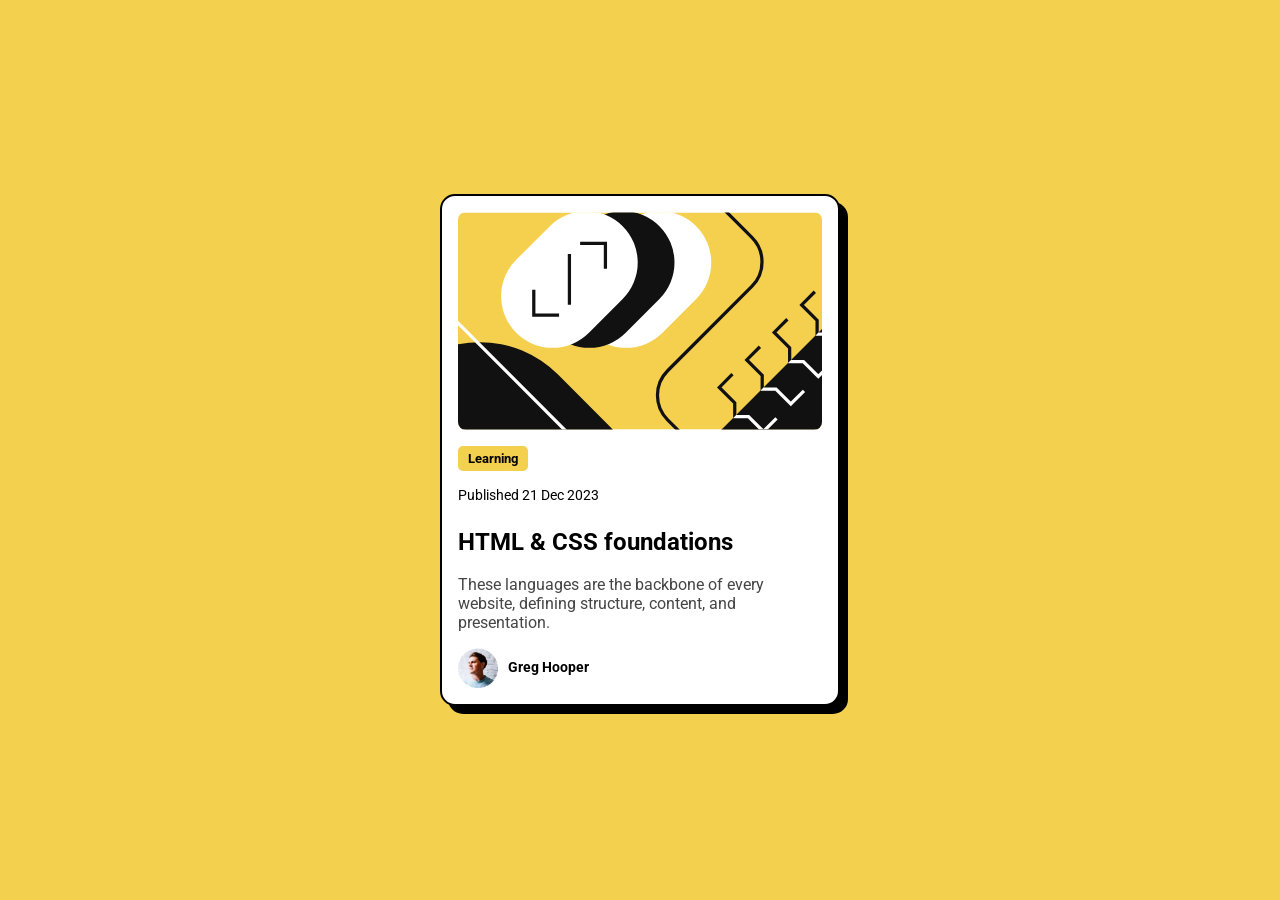
<file: blog-preview-card-main/index.html>
<!DOCTYPE html>
<html lang="en">
<head>
  <meta charset="UTF-8">
  <meta name="viewport" content="width=device-width, initial-scale=1.0"> <!-- displays site properly based on user's device -->

  <link rel="icon" type="image/png" sizes="32x32" href="./assets/images/favicon-32x32.png">
  
  <title>Frontend Mentor | Blog preview card</title>

  <!-- Feel free to remove these styles or customise in your own stylesheet 👍 -->
  <style>
    .attribution { font-size: 0.6875rem; text-align: center; }
    .attribution a { color: hsl(228, 45%, 44%); }
  </style>
  <link rel="preconnect" href="https://fonts.googleapis.com">
<link rel="preconnect" href="https://fonts.gstatic.com" crossorigin>
<link href="https://fonts.googleapis.com/css2?family=Google+Sans:ital,opsz,wght@0,17..18,400..700;1,17..18,400..700&family=Montserrat:ital,wght@0,100..900;1,100..900&family=Roboto:ital,wght@0,100..900;1,100..900&display=swap" rel="stylesheet">
  <link rel="stylesheet" href="styles.css">
</head>
<body>

  <main>
    <img src="assets/images/illustration-article.svg">

    <span class="learning-wrapper">Learning</span>
    <span class="published-date-wrapper">Published 21 Dec 2023</span>
    <h1>HTML & CSS foundations</h1>
    <p class="course-description">These languages are the backbone of every website, defining structure, content, and presentation.</p>

    <div class="instructor-details">
      <img src="assets/images/image-avatar.webp">
    <span class="course-instructor">Greg Hooper</span>
    </div>
    

  </main>
  
  <!-- <footer class="attribution">
    Challenge by <a href="https://www.frontendmentor.io?ref=challenge">Frontend Mentor</a>. 
    Coded by <a href="#">Your Name Here</a>.
  </footer> -->
</body>
</html>
</file>
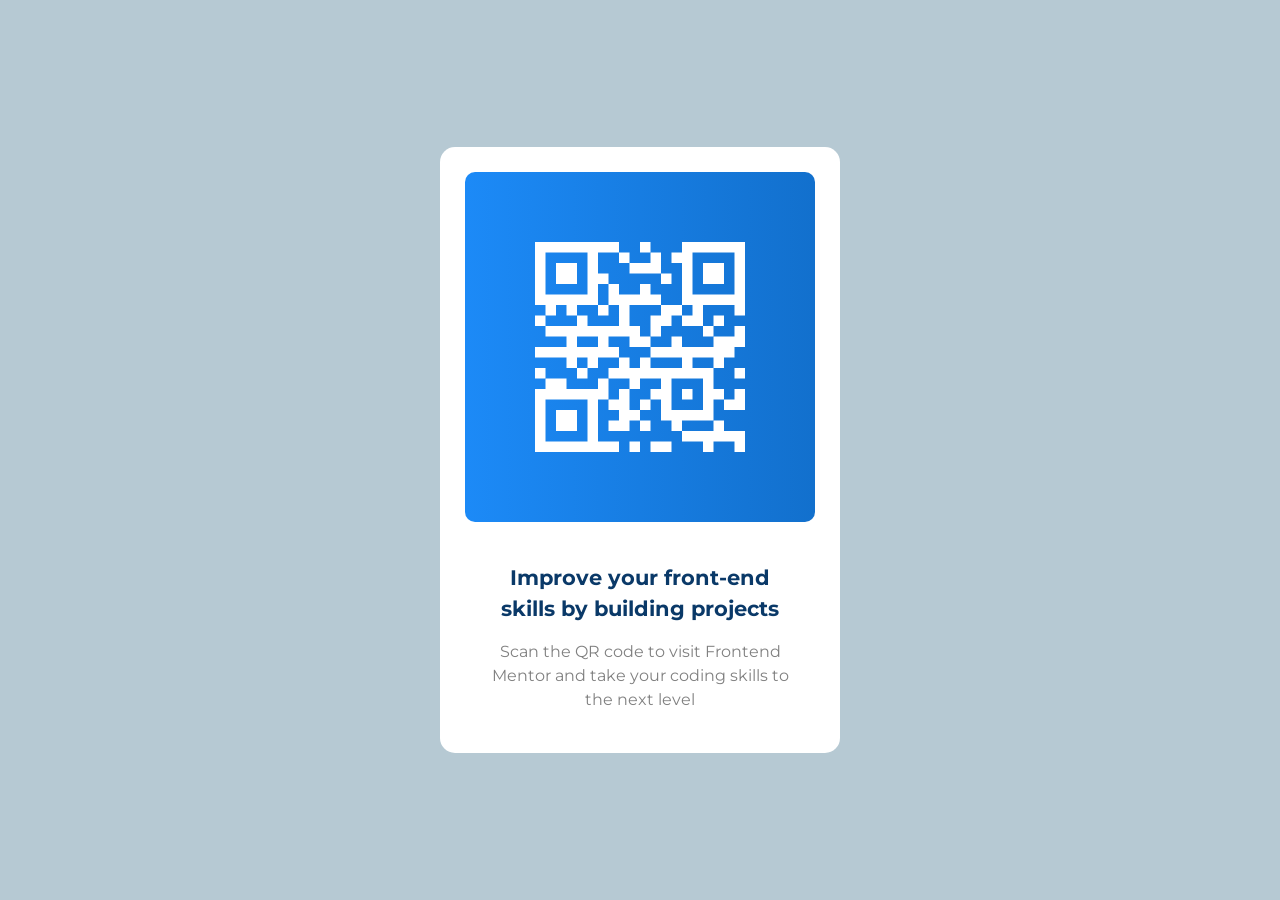
<file: qr-code-page/qr-code.html>
<!DOCTYPE html>
<html lang="en">
    <head>
        <title>QR Code</title>
        <meta name="viewport" content="width=device-width, initial-scale=1">
        <link rel="preconnect" href="https://fonts.googleapis.com">
        <link rel="preconnect" href="https://fonts.gstatic.com" crossorigin>
        <link href="https://fonts.googleapis.com/css2?family=Montserrat:ital,wght@0,100..900;1,100..900&family=Roboto:ital,wght@0,100..900;1,100..900&display=swap" rel="stylesheet">
        <link rel="stylesheet" href="qr-code-styles.css">
    </head>
    <body>
        <main>
            <div class="qr-code">
                <svg role="img" aria-label="QR code" fill="currentColor" version="1.1" id="Layer_1" xmlns="http://www.w3.org/2000/svg" xmlns:xlink="http://www.w3.org/1999/xlink" 
                    viewBox="0 0 512 512" xml:space="preserve">
                <g>
                    <g>
                        <rect x="51.2" y="51.2" width="51.2" height="51.2"/>
                    </g>
                </g>
                <g>
                    <g>
                        <path d="M358.4,0v25.6h-25.6v25.6h25.6v102.4H384v25.6h-25.6v25.6H384h25.6v-51.2h76.8v25.6H512v-25.6V0H358.4z M486.4,128H384
                            V25.6h102.4V128z"/>
                    </g>
                </g>
                <g>
                    <g>
                        <rect x="409.6" y="51.2" width="51.2" height="51.2"/>
                    </g>
                </g>
                <g>
                    <g>
                        <rect x="51.2" y="409.6" width="51.2" height="51.2"/>
                    </g>
                </g>
                <g>
                    <g>
                        <rect x="358.4" y="358.4" width="25.6" height="25.6"/>
                    </g>
                </g>
                <g>
                    <g>
                        <rect x="230.4" y="486.4" width="25.6" height="25.6"/>
                    </g>
                </g>
                <g>
                    <g>
                        <rect x="256" y="384" width="25.6" height="25.6"/>
                    </g>
                </g>
                <g>
                    <g>
                        <rect x="256" y="435.2" width="25.6" height="25.6"/>
                    </g>
                </g>
                <g>
                    <g>
                        <rect x="486.4" y="307.2" width="25.6" height="25.6"/>
                    </g>
                </g>
                <g>
                    <g>
                        <rect y="307.2" width="25.6" height="25.6"/>
                    </g>
                </g>
                <g>
                    <g>
                        <rect y="179.2" width="25.6" height="25.6"/>
                    </g>
                </g>
                <g>
                    <g>
                        <polygon points="281.6,25.6 281.6,51.2 230.4,51.2 230.4,76.8 307.2,76.8 307.2,51.2 307.2,25.6 		"/>
                    </g>
                </g>
                <g>
                    <g>
                        <path d="M486.4,204.8v25.6h-51.2V256h-76.8v-25.6h-25.6V256h-51.2v25.6h76.8v25.6h-51.2h-25.6v-25.6H256v25.6h-25.6v-25.6h-25.6
                            v25.6h-25.6v25.6h51.2v25.6H256v-25.6h51.2v25.6h-25.6V384h25.6v51.2h25.6v25.6h25.6v-25.6h76.8V384h25.6v-25.6h-25.6v-51.2H384
                            v-25.6h51.2v25.6h25.6v-25.6h25.6V256H512v-25.6v-25.6H486.4z M409.6,332.8v76.8h-76.8v-76.8H409.6z"/>
                    </g>
                </g>
                <g>
                    <g>
                        <polygon points="332.8,153.6 307.2,153.6 307.2,179.2 281.6,179.2 281.6,204.8 281.6,230.4 307.2,230.4 307.2,204.8 332.8,204.8 
                            332.8,179.2 358.4,179.2 358.4,153.6 		"/>
                    </g>
                </g>
                <g>
                    <g>
                        <rect x="281.6" y="486.4" width="51.2" height="25.6"/>
                    </g>
                </g>
                <g>
                    <g>
                        <rect x="204.8" y="25.6" width="25.6" height="25.6"/>
                    </g>
                </g>
                <g>
                    <g>
                        <rect x="409.6" y="204.8" width="25.6" height="25.6"/>
                    </g>
                </g>
                <g>
                    <g>
                        <rect x="435.2" y="179.2" width="25.6" height="25.6"/>
                    </g>
                </g>
                <g>
                    <g>
                        <rect x="102.4" y="307.2" width="25.6" height="25.6"/>
                    </g>
                </g>
                <g>
                    <g>
                        <path d="M153.6,486.4V384h25.6v-25.6v-25.6h-25.6v25.6H76.8v-25.6H51.2H25.6v25.6H0V512h153.6h51.2v-25.6H153.6z M128,486.4H25.6
                            V384H128V486.4z"/>
                    </g>
                </g>
                <g>
                    <g>
                        <rect x="153.6" y="153.6" width="25.6" height="25.6"/>
                    </g>
                </g>
                <g>
                    <g>
                        <path d="M179.2,0h-25.6H0v153.6h25.6v25.6h25.6v-25.6h25.6v25.6h25.6v-25.6h51.2v-51.2h25.6V76.8h-25.6V25.6h25.6h25.6V0H179.2z
                            M128,128H25.6V25.6H128V128z"/>
                    </g>
                </g>
                <g>
                    <g>
                        <rect x="307.2" y="76.8" width="25.6" height="25.6"/>
                    </g>
                </g>
                <g>
                    <g>
                        <rect x="256" width="25.6" height="25.6"/>
                    </g>
                </g>
                <g>
                    <g>
                        <path d="M307.2,153.6V128h-25.6v-25.6H256V128h-51.2v-25.6h-25.6V128v25.6h25.6v51.2H128v-25.6h-25.6v25.6H25.6v25.6h51.2V256H0
                            v25.6h76.8v25.6h25.6v-25.6H128v25.6h25.6v-25.6h51.2V256h-25.6v-25.6h25.6h25.6V256H256h25.6v-25.6H256v-25.6h-25.6v-51.2H307.2z
                            M153.6,256h-51.2v-25.6h51.2V256z"/>
                    </g>
                </g>
                <g>
                    <g>
                        <polygon points="230.4,409.6 230.4,384 230.4,358.4 204.8,358.4 204.8,384 179.2,384 179.2,409.6 204.8,409.6 204.8,435.2 
                            179.2,435.2 179.2,460.8 230.4,460.8 230.4,435.2 256,435.2 256,409.6 		"/>
                    </g>
                </g>
                <g>
                    <g>
                        <polygon points="460.8,460.8 460.8,435.2 435.2,435.2 435.2,460.8 358.4,460.8 358.4,486.4 409.6,486.4 409.6,512 435.2,512 
                            435.2,486.4 486.4,486.4 486.4,512 512,512 512,486.4 512,460.8 		"/>
                    </g>
                </g>
                <g>
                    <g>
                        <polygon points="486.4,358.4 486.4,384 460.8,384 460.8,409.6 512,409.6 512,384 512,358.4 		"/>
                    </g>
                </g>
                </svg>
            </div>
            

            <h1>
                Improve your front-end skills by building projects
            </h1>
            <p>
                Scan the QR code to visit Frontend Mentor and take your coding skills to the next level
            </p>
        </main>

    </body>
</html>
</file>
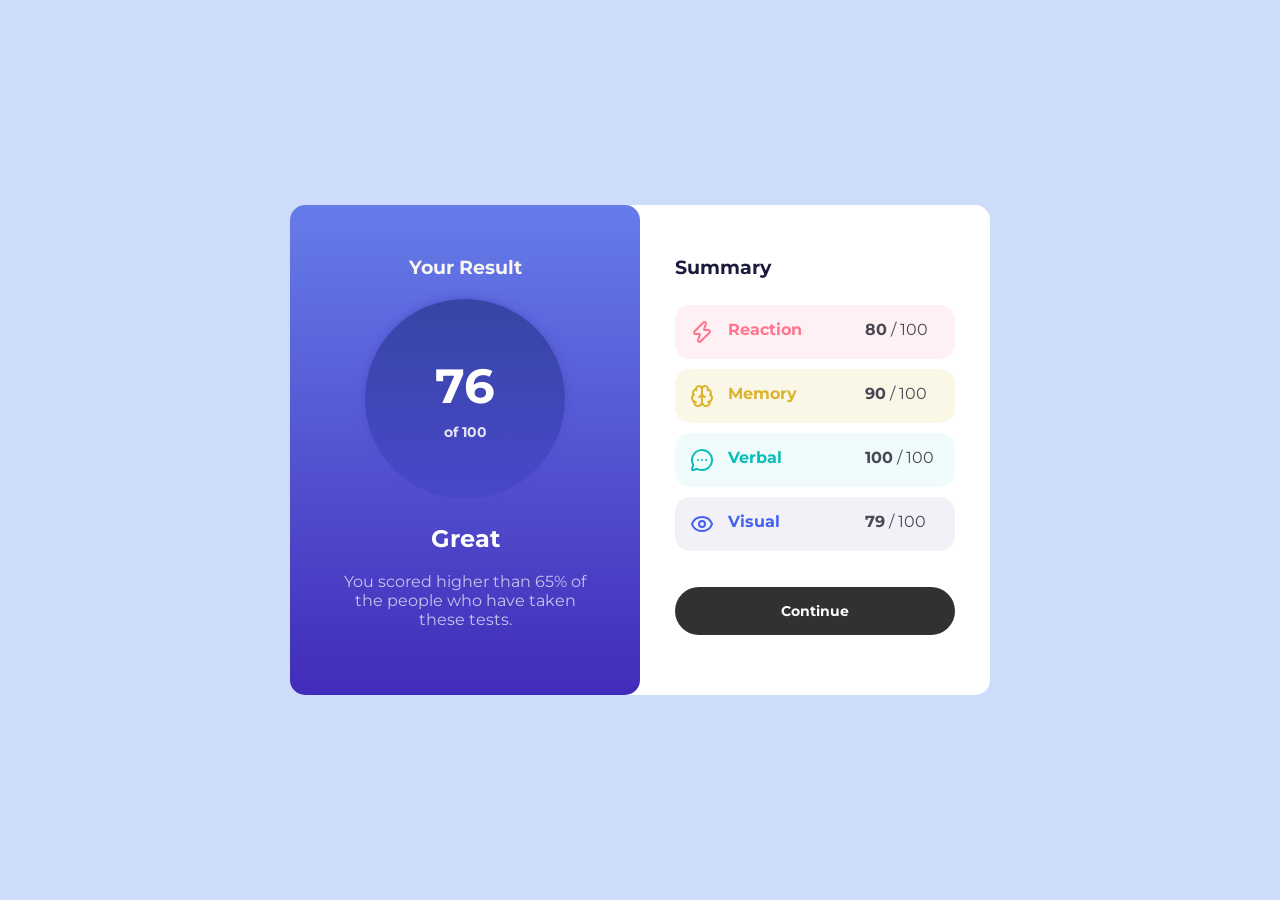
<file: result-page/result-page.html>
<!DOCTYPE html>
<html lang="en">
    <head>
        <title>Result Page</title>
        <meta name="viewport" content="width=device-width, initial-scale=1">
        <link rel="preconnect" href="https://fonts.googleapis.com">
        <link rel="preconnect" href="https://fonts.gstatic.com" crossorigin>
        <link href="https://fonts.googleapis.com/css2?family=Montserrat:ital,wght@0,100..900;1,100..900&family=Roboto:ital,wght@0,100..900;1,100..900&display=swap" rel="stylesheet">
        <link rel="stylesheet" href="result-page-styles.css">
    </head>
    <body>
        <main>
            <div class="your-result-wrapper">

                <h1>Your Result</h1>

                <div class="avarage-marks">
                    <span class="total-marks">76</span>
                    <span>of 100</span>
                </div>

                <h2>Great</h2>

                <p>You scored higher than 65% of the people who have taken these tests.</p>

            </div>

            <div class="summary-wrapper">

                <h2>
                    Summary
                </h2>

                <ul>

                    <li class="reaction">

                        <svg xmlns="http://www.w3.org/2000/svg" width="24" height="24" viewBox="0 0 24 24" fill="none" stroke="currentColor" stroke-width="2" stroke-linecap="round" stroke-linejoin="round" aria-hidden="true"><path d="M15.914 4a1.5 1.5 0 00-2.474-1.561l-9 9A1.5 1.5 0 005.5 14h4.002a.5.5 0 01.471.666L8.086 20a1.5 1.5 0 002.475 1.56l9-9A1.5 1.5 0 0018.5 10h-3.997a.5.5 0 01-.472-.667z"/>
                        </svg>

                        <span class="subject">Reaction</span>

                        <span class="score">
                            <strong>80</strong> / 100
                        </span>

                    </li>

                    <li class="memory">

                        <svg xmlns="http://www.w3.org/2000/svg" width="24" height="24" viewBox="0 0 24 24" fill="none" stroke="currentColor" stroke-width="2" stroke-linecap="round" stroke-linejoin="round" aria-hidden="true"><path d="M12 18V5"/><path d="M15 13a4.17 4.17 0 0 1-3-4 4.17 4.17 0 0 1-3 4"/><path d="M17.598 6.5A3 3 0 1 0 12 5a3 3 0 1 0-5.598 1.5"/><path d="M17.997 5.125a4 4 0 0 1 2.526 5.77"/><path d="M18 18a4 4 0 0 0 2-7.464"/><path d="M19.967 17.483A4 4 0 1 1 12 18a4 4 0 1 1-7.967-.517"/><path d="M6 18a4 4 0 0 1-2-7.464"/><path d="M6.003 5.125a4 4 0 0 0-2.526 5.77"/>
                        </svg>
                         <span class="subject">Memory</span>

                        <span class="score">
                            <strong>90</strong> / 100
                        </span>

                    </li>

                    <li class="verbal">

                        <svg xmlns="http://www.w3.org/2000/svg" width="24" height="24" viewBox="0 0 24 24" fill="none" stroke="currentColor" stroke-width="2" stroke-linecap="round" stroke-linejoin="round" aria-hidden="true"><path d="M2.992 16.342a2 2 0 0 1 .094 1.167l-1.065 3.29a1 1 0 0 0 1.236 1.168l3.413-.998a2 2 0 0 1 1.099.092 10 10 0 1 0-4.777-4.719"/><path d="M8 12h.01"/><path d="M12 12h.01"/><path d="M16 12h.01"/>
                        </svg>

                         <span class="subject">Verbal</span>

                        <span class="score">
                            <strong>100</strong> / 100
                        </span>

                    </li>

                    <li class="visual">

                        <svg xmlns="http://www.w3.org/2000/svg" width="24" height="24" viewBox="0 0 24 24" fill="none" stroke="currentColor" stroke-width="2" stroke-linecap="round" stroke-linejoin="round" aria-hidden="true"><path d="M2.062 12.348a1 1 0 0 1 0-.696 10.75 10.75 0 0 1 19.876 0 1 1 0 0 1 0 .696 10.75 10.75 0 0 1-19.876 0"/><circle cx="12" cy="12" r="3"/>
                        </svg>

                        <span class="subject">Visual</span>

                        <span class="score">
                            <strong>79</strong> / 100
                        </span>

                    </li>

                </ul>
                <button>Continue</button>
            </div>
        </main>
    </body>
</html>
</file>
<file: blog-preview-card-main/styles.css>
* {
      box-sizing: border-box;
}

body {
      margin: 0;
      min-height: 100vh;
      display: flex;
      align-items: center;
      justify-content: center;
      background: #f3d04e;
      font-family: "Roboto", sans-serif;
      padding: 1rem;
}

main {
      padding: 1rem;;
      background: white;
      border-radius: 15px;
      border-style: solid;
      border-width: 2px;
      box-shadow: 8px 8px 0 black;
      width: 400px;
      display: flex;
      flex-direction: column;
}

main img {
      width: 100%;
      height: auto;
      border-radius: 8px;
}

.learning-wrapper {
      background: #f3d04e;
      padding: 5px;
      margin-top: 1rem;
      border-radius: 5px;
      width: 70px;
      text-align: center;
      font-weight: bold;
      font-size: 0.8rem;
}

.published-date-wrapper {
      margin-top: 1rem;
      font-size: 0.9rem;
}

main h1 {
      margin-top: 1.5rem;
      font-size: 1.5rem;
      margin-bottom: 0;
}

.course-description {
       margin-top: 1.2rem;
      color: rgb(70, 69, 69);
}

.instructor-details img{
      width: 40px;
      height: auto;
      aspect-ratio: 1;
      display: flex;
      justify-content: center;
      align-items: center;
      margin-right: 10px;
}

.instructor-details {
      display: flex;
      align-items: center;
}

.course-instructor {
      font-weight: bold;
      font-size: 0.9rem;
}
</file>
<file: qr-code-page/qr-code-styles.css>
* {
    box-sizing: border-box;
}
/*
margin: 0 removes the default 8px margin on all four sides.

padding: 1rem adds 16px of space inside body, on all four sides. It keeps the card from touching the window edges on small screens. Because of
box-sizing: border-box, it doesn't add to the min-height.

background: #b6c9d3 sets the page color. The body's background is painted across the whole window, even where the body box itself is shorter.

By default, the body is only as tall as its content (height: auto).
min-height: 100vh makes it at least as tall as the window, which gives
align-items room to center main vertically.

display: flex makes body a flex container, and main its only item.
justify-content: center centers main horizontally.
align-items: center centers main vertically.

text-align: center centers inline content (text, images) and is inherited by child elements.

font-family sets the font for the page. Children inherit it, and sans-serif is the fallback if Montserrat fails to load.
*/
body {
    padding: 1rem;
    margin: 0;
    background: #b6c9d3;
    text-align: center;
    min-height: 100vh;
    display: flex;
    justify-content: center;
    align-items: center;
    font-family: 'Montserrat', sans-serif;
}

/*
background: white sets the card's color.

max-width: 400px caps the card's width.
width: 100% makes the card fill body (up to that cap). It is needed
because main is a flex item and would otherwise shrink to fit its content.

padding: 25px adds space inside main, on all four sides, between the
card's edge and its content.

border-radius: 15px rounds the card's corners.
*/
main {
    background: white;
    max-width: 400px;
    width: 100%;
    padding: 25px;
    border-radius: 15px;
}

/*
background: linear-gradient(to right, #1c8af7, #1270cd) blends the color from #1c8af7 on the left to #1270cd on the right.

color: white sets the text color. The SVG uses fill="currentColor", so the QR code follows it and turns white.

border-radius: 10px rounds the corners. It is smaller than main's 15px so the inner box looks proportionate to the card.

aspect-ratio: 1 makes the height equal to the width, so the box is a square at any screen size.

display: flex makes the SVG a flex item, so it can be centered:
  justify-content: center = centers it horizontally
  align-items: center     = centers it vertically
*/

.qr-code {
    background: linear-gradient(to right, #1c8af7, #1270cd);
    color: white;
    border-radius: 10px;
    display: flex;
    justify-content: center;
    align-items: center;
    aspect-ratio: 1;
}

/*
width: 60% sizes the QR relative to the blue box. With no padding on the box, 60% is measured against its full width, so the QR scales with
the box and the blue space around it stays proportional. The height follows from the SVG's viewBox.
*/

.qr-code svg {
    width: 60%;
}

/*
margin-inline sets only the left and right margins, so it doesn't reset the top and bottom
*/

h1, p {
    margin-inline: 20px;
    line-height: 1.5;
}

h1 {
    margin-top: 2.5rem;
    font-size: 1.3rem;
    color: #0a3968;
}


p {
    font-size: 1rem;
    color: grey;
}
</file>
<file: result-page/result-page-styles.css>
* {
    box-sizing: border-box;
}
/*
main is the only child of body, so body is made a flex container to
center it:
  display: flex makes body a flex container and main its only item.
  justify-content: center centers main horizontally.
  align-items: center centers main vertically.

min-height: 100vh makes body at least as tall as the window, which gives
align-items room to center main vertically.

margin: 0 removes the default 8px margin on all four sides.

padding: 10px adds space inside body, so main doesn't touch the edges
of the screen on small devices. Because of box-sizing: border-box, the
padding doesn't add to the min-height.

font-family sets the font for the page. Children inherit it, and
sans-serif is the fallback if Montserrat fails to load.
*/

body {
    margin: 0;
    background: #cedcfb;
    min-height: 100vh;
    display: flex;
    justify-content: center;
    align-items: center;
    padding: 10px;
    font-family: "Montserrat", sans-serif;
}

/*
display: flex puts main's two children, your-result-wrapper and
summary-wrapper, side by side in a row.

justify-content and align-items aren't needed. The two panels together
fill 100% of main's width, so there is no leftover space to distribute.
Without align-items, the default (stretch) makes both panels the same
height.

main is a flex item of body, so by default its width shrinks to fit its
content. width: 100% makes it fill body instead.

max-width: 700px caps that width. Without it, main would stretch across
the whole window on large screens, making the panels very wide. With it,
main fills the screen on phones and stops growing at 700px.

border-radius: 15px rounds the card's corners.
*/
main {
    width: 100%;
    max-width: 700px;
    background: white;
    border-radius: 15px;
    display: flex;
}

/*
width: 50% makes this panel half of main's width. The other panel,
summary-wrapper, takes the other half.

border-radius: 15px rounds the corners. It matches main's radius, since
the panel touches the card's edge.

display: flex makes the panel a flex container, so its children can be
centered:
  flex-direction: column stacks them top to bottom.
  justify-content: center centers them vertically (the main axis is
  vertical in a column).
  align-items: center centers them horizontally.

padding: 50px adds space inside the panel, on all four sides, between
its edge and its content. Because of box-sizing: border-box, the
padding is included in the 50% width.

text-align: center centers the text inside each child. It centers
inline content (text, inline elements) only, not block boxes.
*/
.your-result-wrapper {
    width: 50%;
    background: linear-gradient(to bottom, #667ce9, #412cb9);
    border-radius: 15px;
    display: flex;
    flex-direction: column;
    justify-content: center;
    align-items: center;
    padding: 50px;
    text-align: center;
}

/*
margin: 0 removes the browser's default top and bottom margins on this
heading, so the spacing around it can be set on purpose. This rule
only affects the "Your Result" heading; the "Summary" heading has its
own rule in .summary-wrapper.
*/
.your-result-wrapper h1 {
    margin: 0;
    font-size: 1.2rem;
    color: rgb(248, 245, 245);
}

/*
margin-top to move away from h1
padding: 30px; to add space from the edge of the circle to the marks 76 of 100

border-radius: 50%; to make it circular
width: 80%; is the width of the circle within the your results wrapper
height: auto; based on the width

aspect-ratio: 1; keeps height and width same so that it looks like a circle instead of oval shape
display: flex;
    flex-direction: column;
    justify-content: center;

    to center the marks and put them in rows vertically

box-shadow: 0 0 10px #514fcc; to make the circle look like its blended in the wrapper

*/
.avarage-marks {
    margin-top: 20px;
    background: linear-gradient(to bottom, #3646a4, #4947ca);
    padding: 30px;
    border-radius: 50%;
    width: 80%;
    height: auto;
    aspect-ratio: 1;
    display: flex;
    flex-direction: column;
    justify-content: center;
    font-size: 0.9rem;
    color: #e4e3f1;
    font-weight: bold;
    box-shadow: 0 0 10px #514fcc;
}

/*
margin-bottom: 8px; to move of 100 a little away from 76
*/
.avarage-marks .total-marks{
    font-size: 3rem;
    color: white;
    margin-bottom: 8px;
}
/*
margin-top: 25px; to move Great away from the circle
*/
.your-result-wrapper h2 {
    margin-top: 25px;
    color: white;
}
/*
margin-top: 0; because there is its more away, do decrese we remove the margin set by p
*/
.your-result-wrapper p {
    margin-top: 0;
    font-size: 1rem;
    color:  #c6c5ed;
}

/*
width: 50%; must be set because summary assumes the width of its contents, here we are forcing it to stay as wide as your result wrapper
padding-to/bottom: 50px; to match the reference

display: flex;
flex-direction: column;

to make the items align vertically

*/
.summary-wrapper {
    width: 50%;
    padding-top: 50px;
    padding-right: 35px;
    padding-bottom: 50px;
    padding-left: 35px;
    display: flex;
    flex-direction: column;
}

/*
margin: 0; to remove h2 margin, to keep it in the same line as your result
*/
.summary-wrapper h2{
    margin: 0;
    font-size: 1.2rem;
    color: #1c1b3d;
}

/*
list-style: none; removes the bullet points/numbers
padding: 0; as the ul set default padding to the li
*/
ul {
    list-style: none;
    padding: 0;
}

/*
padding to add space inside each li
border-radius: 15px; for each li
margin-top/bottom: 10px; to add space between each li
display: grid; to use grid-template-columns to separate icon, subject, marks as intended but is there any better approach
*/
li {
    padding: 15px;
    border-radius: 15px;
    margin-top: 10px;
    margin-bottom: 10px;
    display: grid;  
    grid-template-columns: 15% 55% 30%;
}

.subject {
    font-weight: bolder;
}

.score{ 
    color: #484855;
}

.reaction {
    background: #fff0f3;
    color: #ff758f;
}

.memory{
    background: #fbf7e7;
    color: #dbb42c;
}

.verbal {
    background: #f0fbfb;
    color: #07beb8;
}

.visual {
    color: #4361ee;
    background: #f1f1f7;
}

/*
margin-top: 10px; add space to move button away from ul
margin-bottom: 10px; to maintain the same space within ul
border-radius: 25px; to curve the borders
border-style: none; tio remove the default style of gradient border
padding: 15px; adds space within the button

transition: opacity 0.015s; to smooth color transiution during click or hover
*/
.summary-wrapper button {
    font-size: 0.9rem;
    margin-top: 10px;
    margin-bottom: 10px;
    border-radius: 25px;
    border-style: none;
    background: #313131;
    color: #fffcfc;
    padding: 15px;
    transition: opacity 0.015s;
    cursor: pointer;
    font-family: inherit;
    font-weight: bold;
}

.summary-wrapper button:hover {
    opacity: 0.8;
}

.summary-wrapper button:active {
    opacity: 0.6;
}
/*
to remove default border when key board is clicked, but when clicked on the button it will be seen and helps screen readers and since button is a key board element
*/
.summary-wrapper button:focus-visible {
    outline: 2px solid #4d4c4c;
    outline-offset: 3px;
}

@media screen and (width < 550px) {
    main {
        flex-direction: column;
    }

    .your-result-wrapper, .summary-wrapper {
        width: 100%;
    }

    .avarage-marks {
        width: 50%
    }
    .your-result-wrapper {
        border-top-left-radius: 0;
        border-top-right-radius: 0;
    }

    body {
        padding-top: 0;
    }
}
</file>
